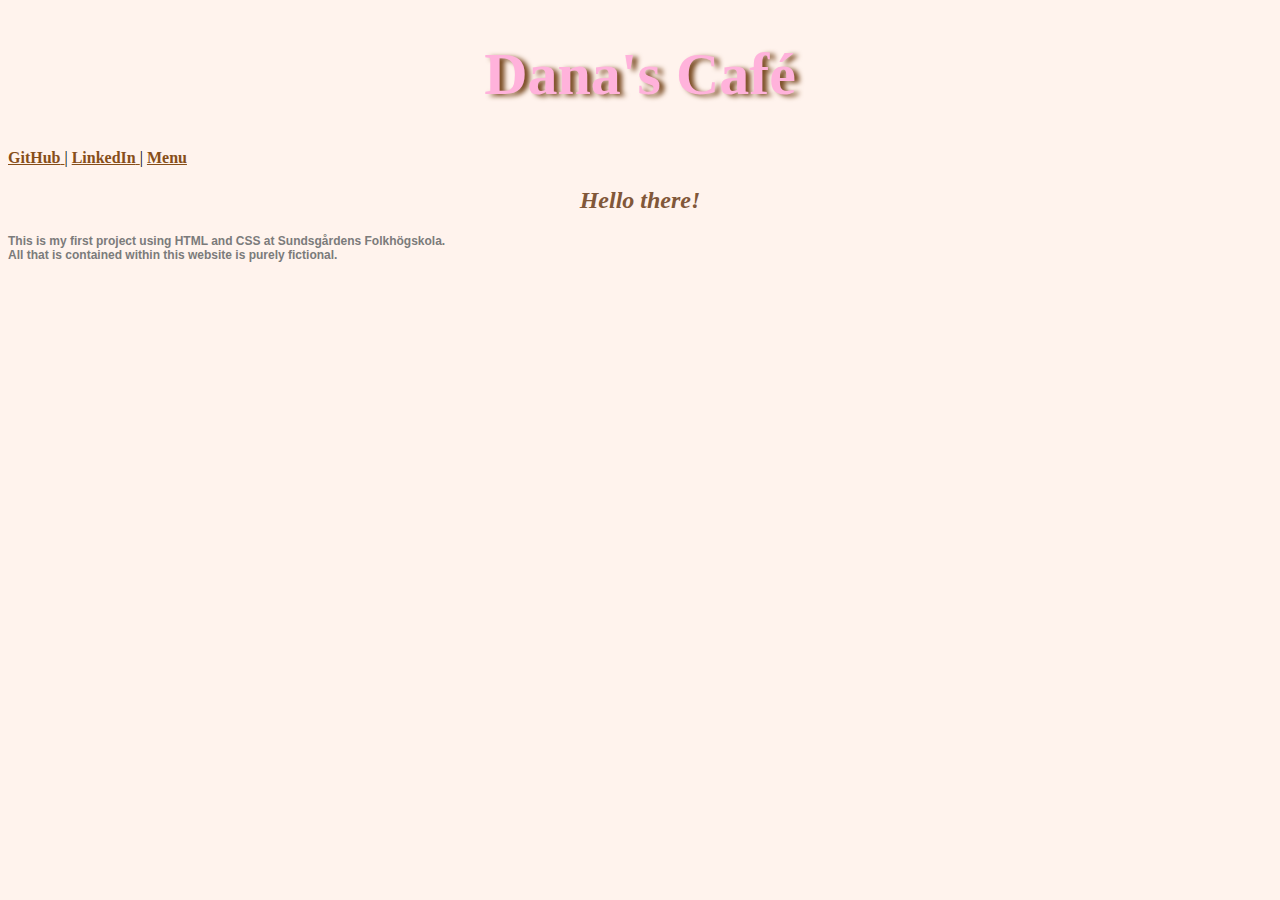
<file: Week01-HTML-Git/index.html>
<!DOCTYPE html>
<html lang="en">
<head>
    <meta charset="UTF-8">
    <meta http-equiv="X-UA-Compatible" content="IE=edge">
    <meta name="viewport" content="width=device-width, initial-scale=1.0">
        <title> Dana's Café </title>
    <link rel="icon" type="image/x-icon" href="/images/favicon.ico">
    <link rel="stylesheet" href="styles/index.css"/>
</head>

<body> 
    
    <style>
        @font-face {
            font-family: 'Beautica';
            src: url('/fonts/Beautica.otf') format('otf');
        }
        
        h1 {
            font-family: 'Beautica';
        }

    </style>
    <h1>Dana's Café</h1>
<nav>
    <a href="https://github.com/dxenia" style="color:rgb(135, 78, 25);">
        <b>GitHub</b>
    </a> |
    <a href="https://www.linkedin.com/in/dana-xenia-marasca/" style="color:rgb(135, 78, 25);">
        <b>LinkedIn</b>
    </a> |
    <a href="pages/menu.html" style="color:rgb(135, 78, 25);">
        <b>Menu</b>
    </a>
</nav> 

<main>
    <content>
        <h2>Hello there!</h2>
    </content>
</main>

    <footer>This is my first project using HTML and CSS at Sundsgårdens Folkhögskola.
        <br>All that is contained within this website is purely fictional. 
    </footer>

</body>
</html>
</file>
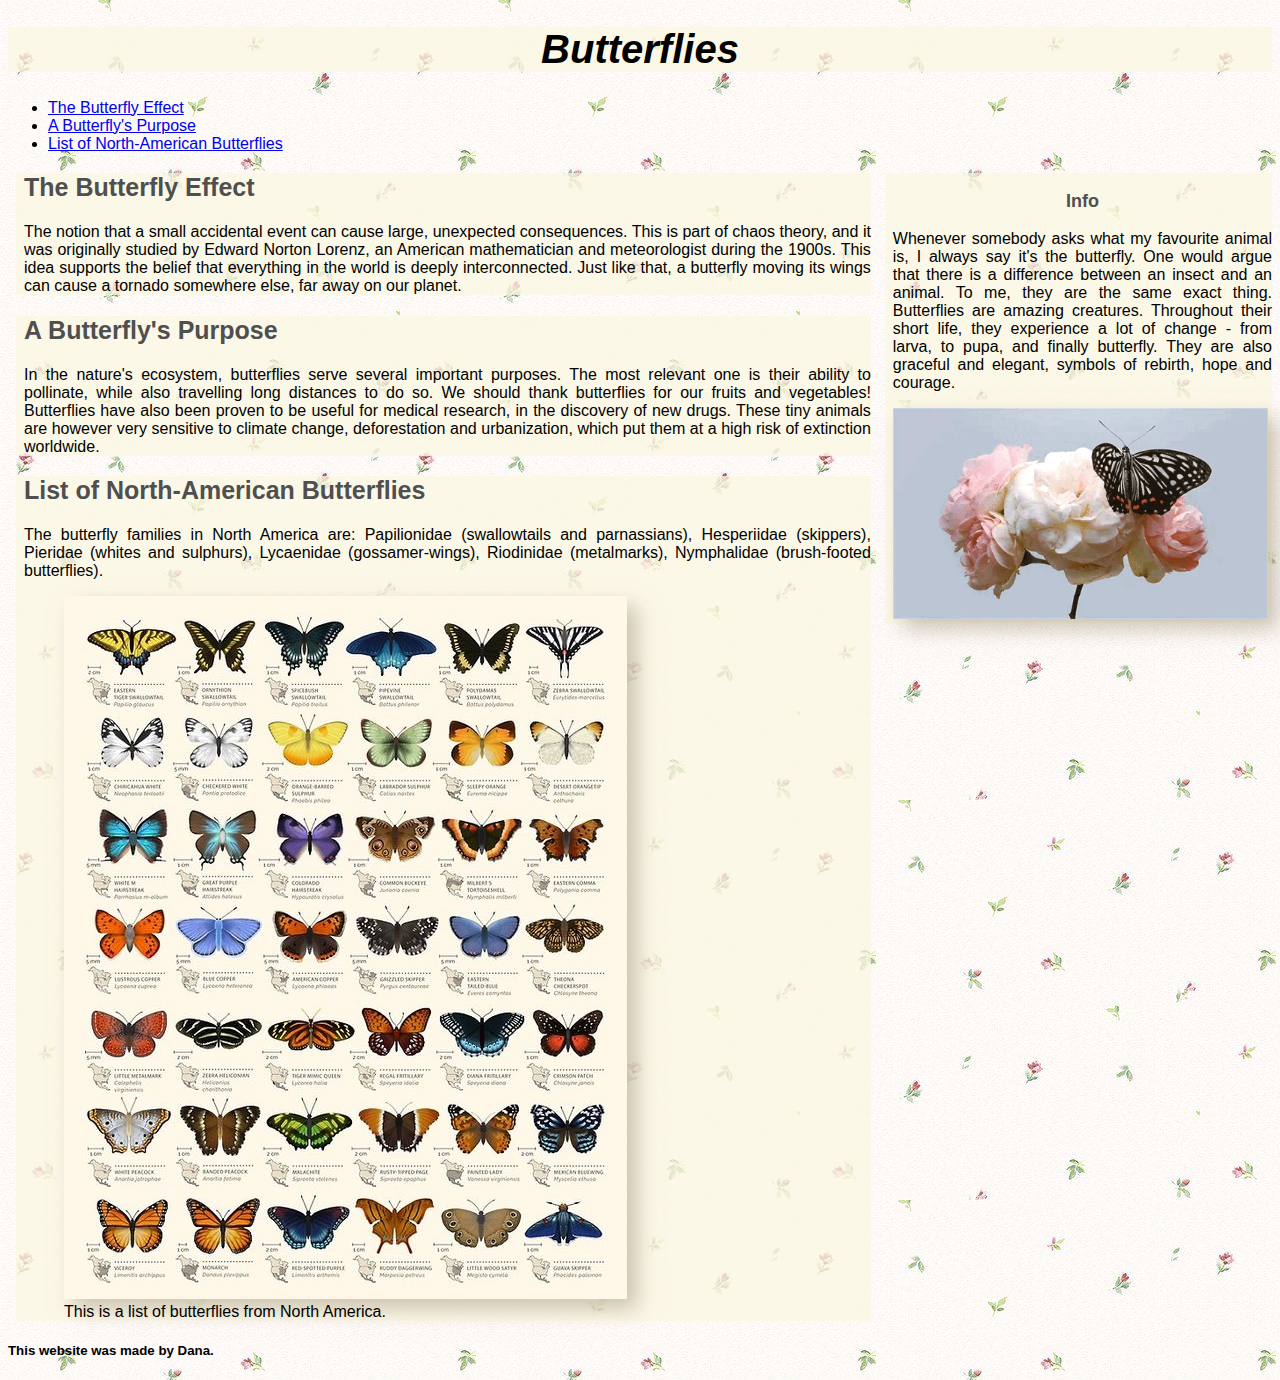
<file: Week02-HTML-CSS/index.html>
<!DOCTYPE html>
<html lang="en">
<head>
    <meta charset="UTF-8">
    <meta http-equiv="X-UA-Compatible" content="IE=edge">
    <meta name="viewport" content="width=device-width, initial-scale=1.0">
    <title>Butterflies</title>
    <link rel="stylesheet" href="styles/index.css" />
    <link rel="icon" type="image/x-icon" href="/images/favicon.ico">
</head>

<body>
    <header>
         <h1>Butterflies</h1>
         <nav>
            <ul>
                <li><a href="#first-paragraph">The Butterfly Effect</a></li>
                <li><a href="#second-paragraph">A Butterfly's Purpose</a></li>
                <li><a href="#third-paragraph">List of North-American Butterflies</a></li>
            </ul>
         </nav>
    </header>

    <main>
        <content>
            <aside>
                <h3>Info</h3>
                <p>Whenever somebody asks what my favourite animal is,
                    I always say it's the butterfly. One would argue that there is a difference between an insect
                    and an animal. To me, they are the same exact thing. Butterflies are amazing creatures. Throughout their 
                    short life, they experience a lot of change - from larva, to pupa, and finally butterfly. 
                    They are also graceful and elegant, symbols of rebirth, hope and courage. 
                </p>
                <img src="images/aside-butterfly.gif" alt="Butterfly and a flower" title="Butterfly and a flower" width="99%">
            </aside>
        </content>

        <section id="first-paragraph">
            <h2>The Butterfly Effect</h2>
            <p class="butterfly-effect">The notion that a small accidental event can cause large, unexpected consequences. 
                This is part of chaos theory, and it was originally studied by Edward Norton Lorenz,
                an American mathematician and meteorologist during the 1900s. 
                This idea supports the belief that everything in the world is deeply interconnected.
                Just like that, a butterfly moving its wings can cause a tornado somewhere else, far away
                on our planet.
            </p>
        </section>
        
        <section id="second-paragraph">
            <h2>A Butterfly's Purpose</h2>
            <p class="butterfly-purpose">In the nature's ecosystem, butterflies serve several
                important purposes. The most relevant one is their ability to pollinate, 
                while also travelling long distances to do so. We should thank butterflies for 
                our fruits and vegetables! Butterflies have also been proven to be useful for 
                medical research, in the discovery of new drugs. These tiny animals are however 
                very sensitive to climate change, deforestation and urbanization, which put them
                at a high risk of extinction worldwide. 
            </p>
        </section>
        
        <section id="third-paragraph">
            <h2>List of North-American Butterflies</h2>
            <p class="us-butterflies">The butterfly families in North America are: Papilionidae (swallowtails and parnassians), 
                Hesperiidae (skippers), Pieridae (whites and sulphurs), Lycaenidae (gossamer-wings), Riodinidae
                (metalmarks), Nymphalidae (brush-footed butterflies). 
            </p>
            <figure>
                <img src="images/north-america-butterflies.jpeg" alt="Butterflies of North America" title="Butterflies of North America">
                    <figcaption>
                        This is a list of butterflies from North America. 
                    </figcaption>
            </figure>
        </section>

    </main>

    <footer>
        <h5>This website was made by Dana.</h5>
    </footer>
    
</body>
</html>
</file>
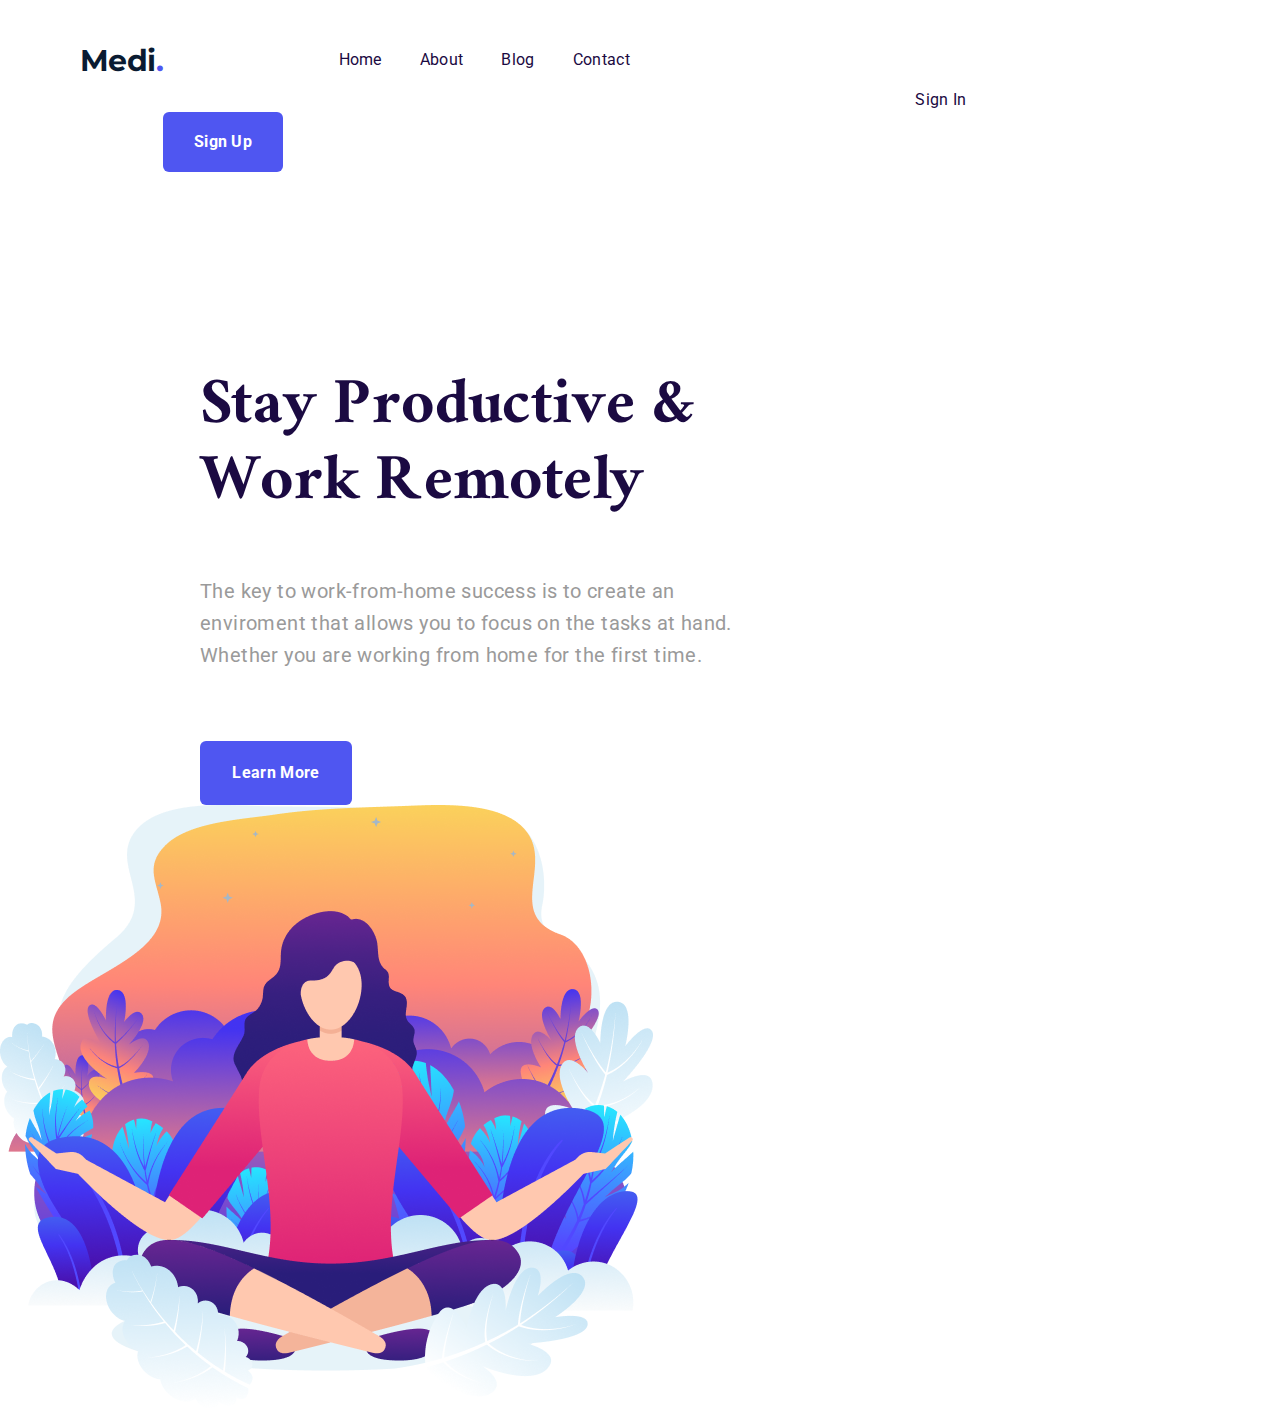
<file: Week04-Fonts-Figma/index.html>
<!DOCTYPE html>
<html lang="en">
<head>
    <meta charset="UTF-8">
    <meta http-equiv="X-UA-Compatible" content="IE=edge">
    <meta name="viewport" content="width=device-width, initial-scale=1.0">
    <link rel="stylesheet" href="styles/normalize.css">
    <link rel="stylesheet" href="styles/index.css">
    <link rel="preconnect" href="https://fonts.googleapis.com">
    <link rel="preconnect" href="https://fonts.gstatic.com" crossorigin>
    <link href="https://fonts.googleapis.com/css2?family=Montserrat:wght@700&family=Ramaraja&family=Roboto:wght@400;700&display=swap" rel="stylesheet">
    <title>Landing Pages</title>
</head>

<body>
    <header>
        <h3 class="logo">Medi<span class="logo-dot">.</span></h3>
        <nav>
            <ul class="nav">
                <li><a class="nav-item" href="pages/navbar-link.html">Home</a></li>
                <li><a class="nav-item" href="pages/navbar-link.html">About</a></li>
                <li><a class="nav-item" href="pages/navbar-link.html">Blog</a></li>
                <li><a class="nav-item" href="pages/navbar-link.html">Contact</a></li>
            </ul>
        <a class="sign-in" href="pages/navbar-link.html">Sign In</a>
        <button class="sign-up-btn">Sign Up</button>
        </nav>
    </header>
    <main>
        <section>
            <h1 class="main-title">Stay Productive & 
                Work Remotely</h1>
            <p class="main-info">The key to work-from-home success is to create an 
                enviroment that allows you to focus on the tasks at hand. 
                Whether you are working from home for the first time.</p>
            <button class="main-btn">Learn More</button>
        </section>
        <section>
            <img src="images/blue-yoga.png" alt="Woman doing yoga">
        </section>
    </main>
</body>
</html>
</file>
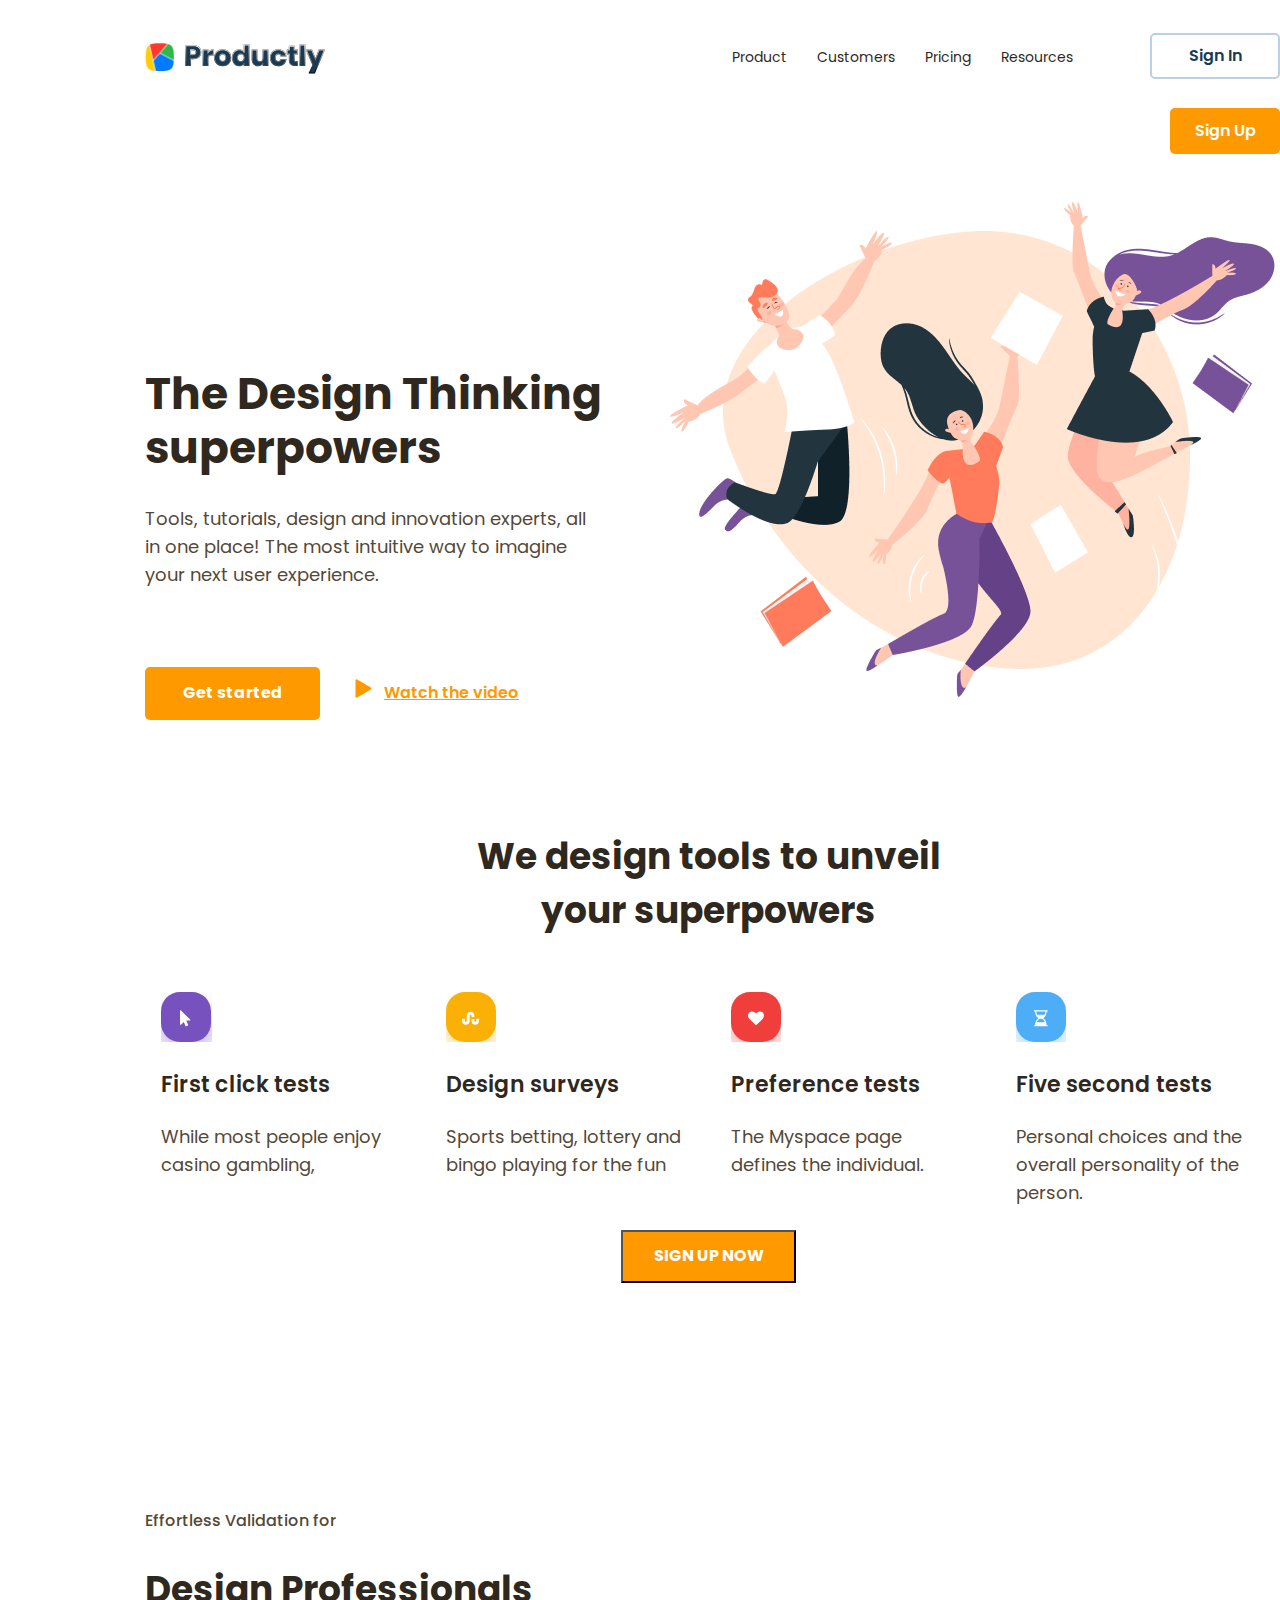
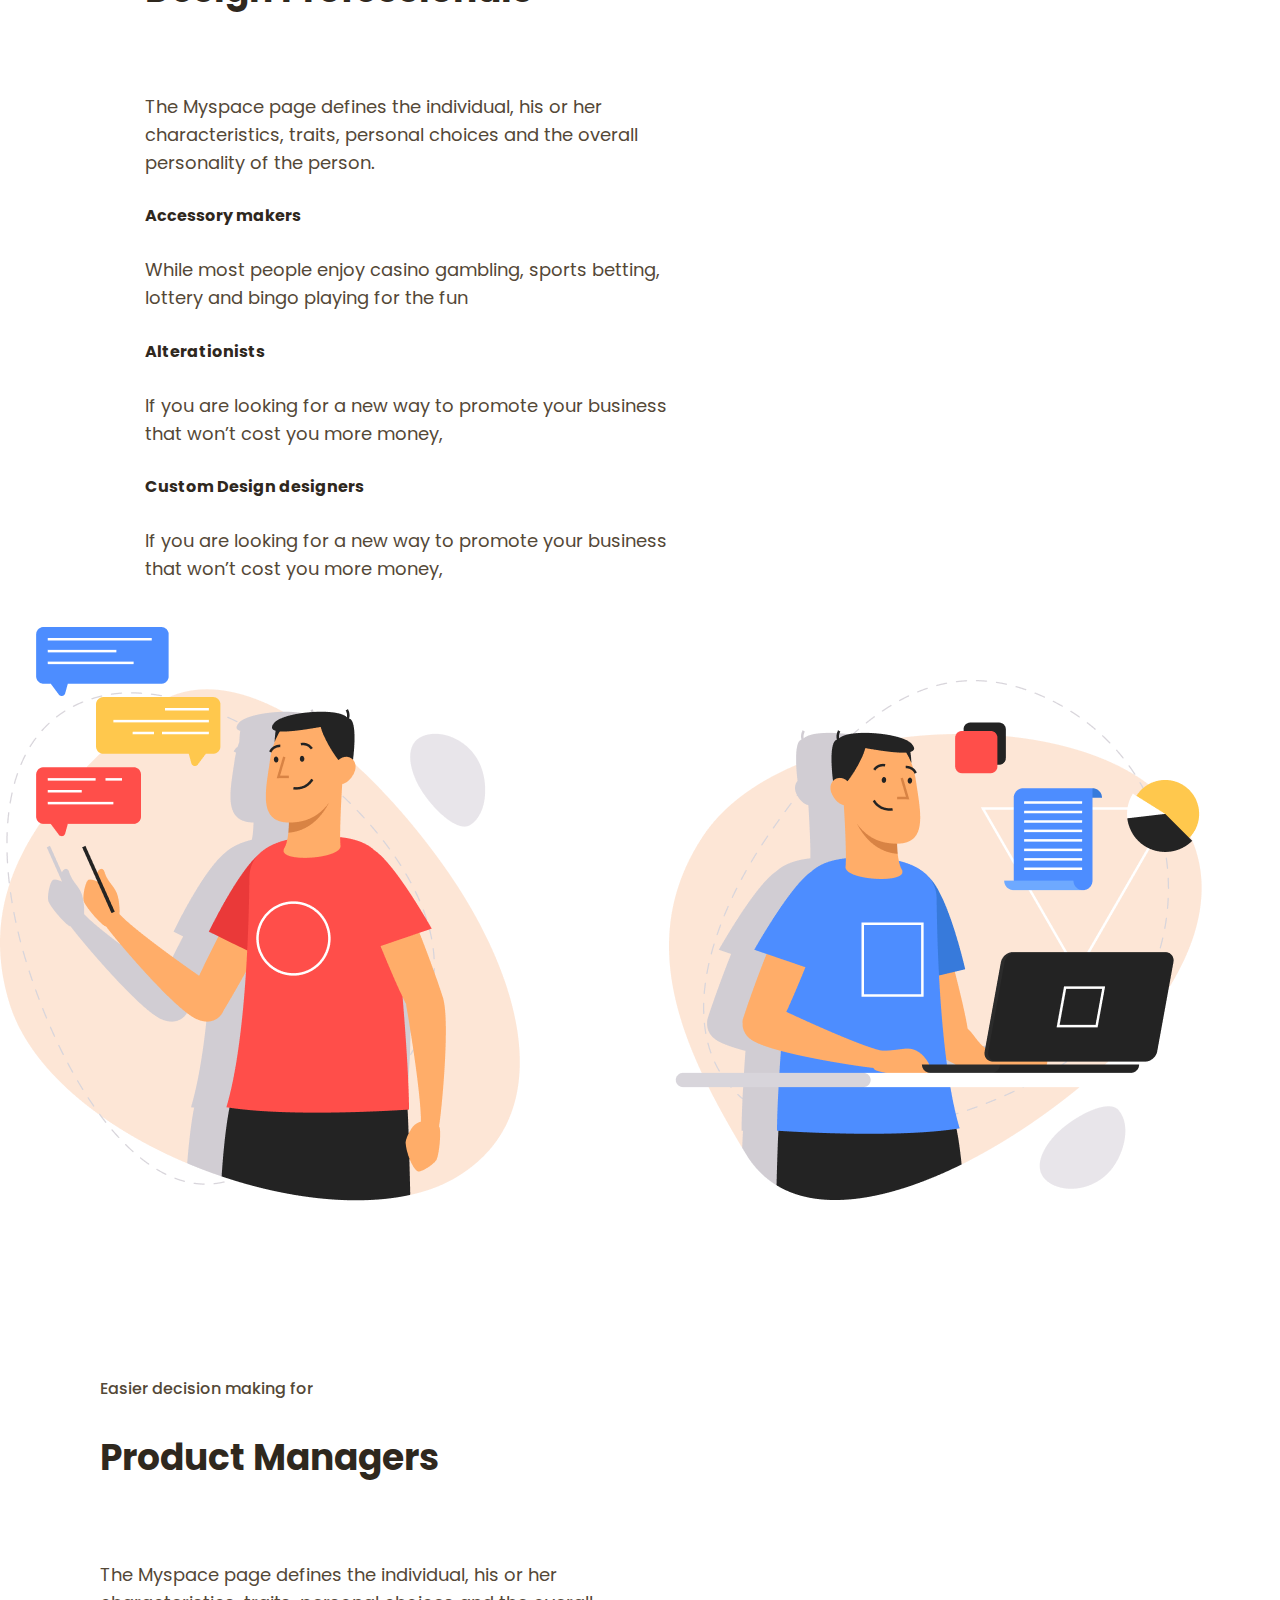
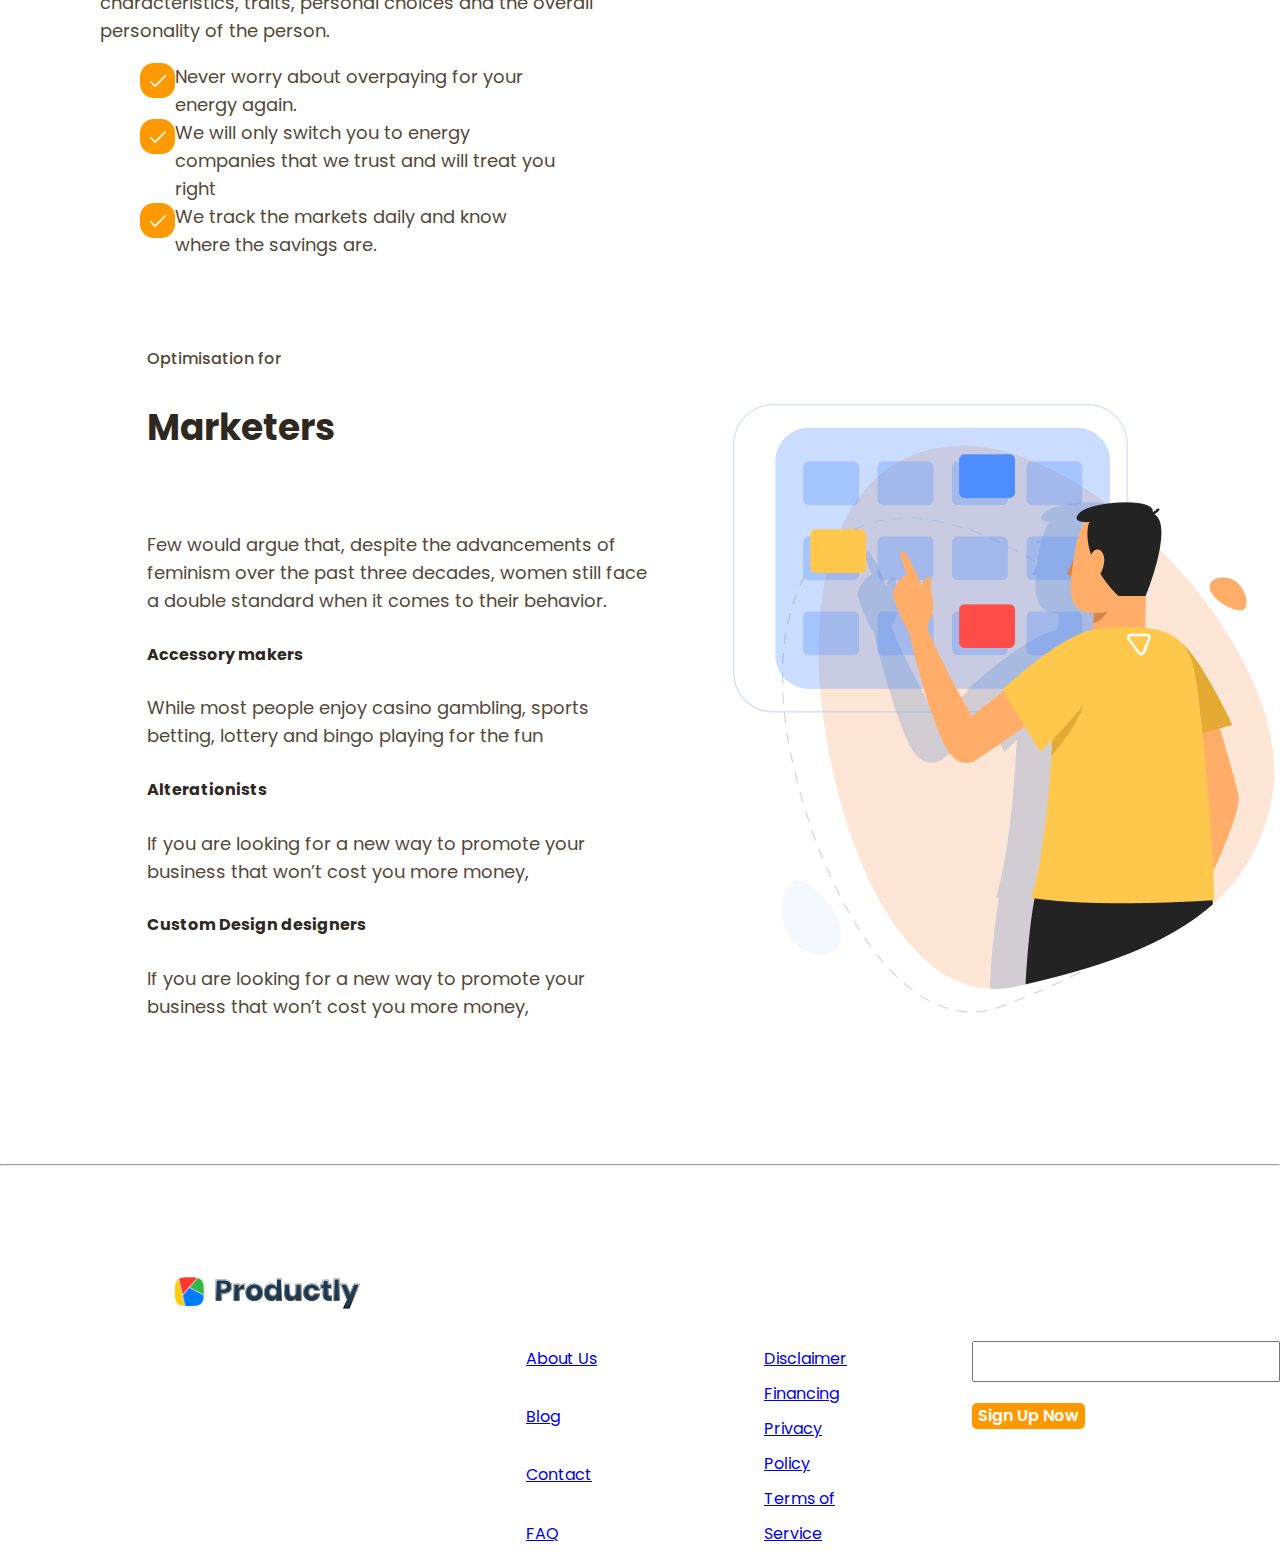
<file: Week06-CSS-Position-Transform/index.html>
<!DOCTYPE html>
<html lang="en">
<head>
    <meta charset="UTF-8">
    <meta http-equiv="X-UA-Compatible" content="IE=edge">
    <meta name="viewport" content="width=device-width, initial-scale=1.0">
    <title>Productly</title>
    <link rel="stylesheet" href="styles/normalize.css">
    <link rel="stylesheet" href="styles/index.css">
    <link rel="preconnect" href="https://fonts.googleapis.com">
    <link rel="preconnect" href="https://fonts.gstatic.com" crossorigin>
    <link href="https://fonts.googleapis.com/css2?family=Poppins:wght@400;500;600;700&display=swap" rel="stylesheet">
</head>
<body>
    <header>
        <nav>
            <img src="images/logo.svg" class="logo" alt="Logo">
            <ul class="navbar">
                <span class="main-nav">
                    <li><a href="pages/linked-page.html" class="nav-item">Product</a></li>
                    <li><a href="pages/linked-page.html" class="nav-item">Customers</a></li>
                    <li><a href="pages/linked-page.html" class="nav-item">Pricing</a></li>
                    <li><a href="pages/linked-page.html" class="nav-item">Resources</a></li>
                </span>
                <li><button class="sign-in-btn">Sign In</button></li>
                <li><button class="sign-up-btn">Sign Up</button></li>
            </ul>
        </nav>
    </header>
    <main>
        <section>
            <h1>The Design Thinking superpowers</h1>
            <p class="main-info">Tools, tutorials, design and innovation experts, all in one place! The most intuitive 
                way to imagine your next user experience.</p>
            <button class="get-started-btn">Get started</button>
            <img src="images/play-icon.png" alt="Play" class="play-icon">
            <a class="play-btn" href="pages/linked-page.html">Watch the video</a>
        </section>
        <section>
            <img src="images/image-1.png" alt="People jumping" class="image-1">
        </section>
        <article>
            <h2 class="center-title">We design tools to unveil your superpowers</h2>
            <div class="container">
            <div class="card">
                <img src="images/click-icon.svg" alt="Click icon">
                <h3>First click tests</h3>
                <p>While most people enjoy casino gambling,</p>
            </div>
            <div class="card">
                <img src="images/design-icon.svg" alt="Design icon">
                <h3>Design surveys</h3>
                <p>Sports betting, lottery and bingo playing for the fun</p>
            </div>
            <div class="card">
                <img src="images/heart-icon.svg" alt="Heart icon">
                <h3>Preference tests</h3>
                <p>The Myspace page defines the individual.</p>
            </div>
            <div class="card">
                <img src="images/hourglass-icon.svg" alt="Hourglass icon">
                <h3>Five second tests</h3>
                <p>Personal choices and the overall personality of the person.</p>
            </div>
            </div>
            <button class="center-btn">SIGN UP NOW</button>
        </article>
        <section class="section-one">
            <h4>Effortless Validation for</h4> 
            <h2>Design Professionals</h2>
            <p>The Myspace page defines the individual, his or her characteristics, traits, 
                personal choices and the overall personality of the person. </p>
            <h5>Accessory makers</h5>
            <p>While most people enjoy casino gambling, sports betting, lottery 
                and bingo playing for the fun</p>
            <h5>Alterationists</h5>
            <p>If you are looking for a new way to promote your business that 
                won’t cost you more money, </p>
            <h5>Custom Design designers</h5>
            <p>If you are looking for a new way to promote your business that 
                won’t cost you more money, </p>
        </section>
        <section>
            <img src="images/image-2.png" alt="Man listening">
        </section>
        <section>
            <img src="images/image-3.png" alt="Man with a computer" class="img-section-2">
        </section>
        <section class="section-two">
            <h4>Easier decision making for</h4> 
            <h2>Product Managers</h2>
            <p>The Myspace page defines the individual, his or her characteristics, traits, personal 
                choices and the overall personality of the person. </p>
            <ul>
                <img src="images/check-icon.png" alt="Check" class="list"><li class="list-info">Never worry about overpaying for your energy again. </span></li>
                <img src="images/check-icon.png" alt="Check" class="list"><li class="list-info">We will only switch you to energy companies that we trust and will treat you right </span></li>
                <img src="images/check-icon.png" alt="Check" class="list"><li class="list-info">We track the markets daily and know where the savings are. </span></li>
            </ul>
        </section>
        <section class="section-three">
            <h4>Optimisation for</h4> 
            <h2>Marketers</h2>
            <p>Few would argue that, despite the advancements of feminism over the past three decades, women 
                still face a double standard when it comes to their behavior. </p>
            <h5>Accessory makers</h5>
            <p>While most people enjoy casino gambling, sports betting, lottery and bingo playing for the fun</p>
            <h5>Alterationists</h5>
            <p>If you are looking for a new way to promote your business that won’t cost you more money, </p>
            <h5>Custom Design designers</h5>
            <p>If you are looking for a new way to promote your business that won’t cost you more money, </p>
        </section>
        <section>
            <img src="images/image-4.png" alt="Man pointing">
        </section>
        <hr>
        <footer>
            <img src="images/logo.svg" alt="logo" class="footer-logo">
            <ul class="footer-card">
                <li><a href="linked-page.html">About Us</a></li>
                <li><a href="linked-page.html">Blog</a></li>
                <li><a href="linked-page.html">Contact</a></li>
                <li><a href="linked-page.html">FAQ</a></li>
            </ul>
            <ul class="footer-card">
                <li><a href="linked-page.html">Disclaimer</a></li>
                <li><a href="linked-page.html">Financing</a></li>
                <li><a href="linked-page.html">Privacy Policy</a></li>
                <li><a href="linked-page.html">Terms of Service</a></li>
            </ul>
            <form>
                <input type="text" class="footer-card">
                <button class="orange-btn">Sign Up Now</button>
            </form>
        </footer>
    </main>
</body>
</html>
</file>
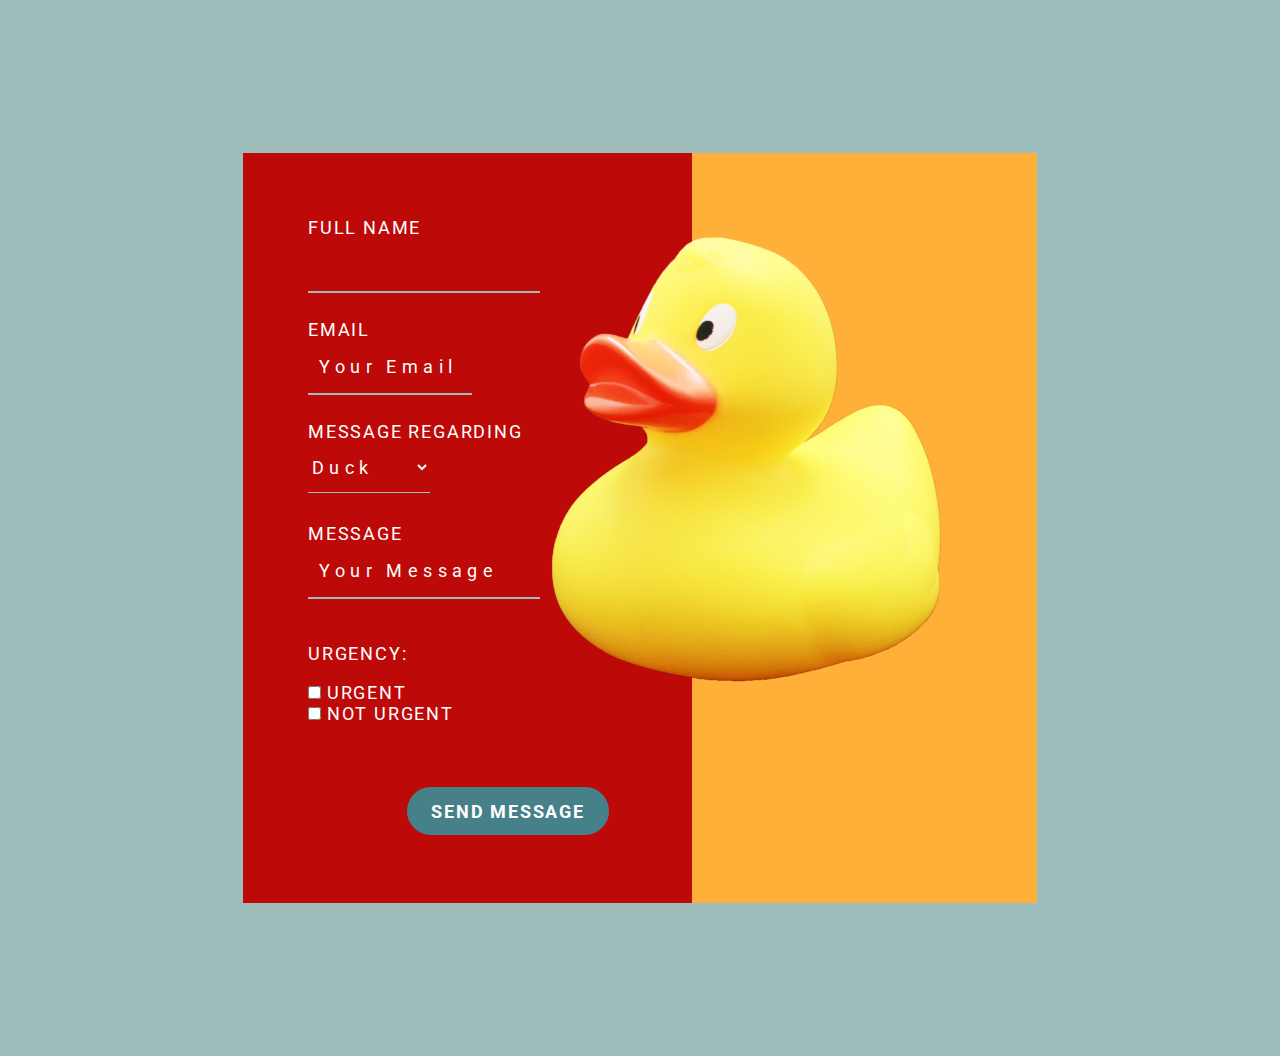
<file: Week07-Forms/index.html>
<!DOCTYPE html>
<html lang="en">
<head>
    <meta charset="UTF-8">
    <meta http-equiv="X-UA-Compatible" content="IE=edge">
    <meta name="viewport" content="width=device-width, initial-scale=1.0">
    <title>Duck Form</title>
    <link rel="stylesheet" href="styles/normalize.css">
    <link rel="stylesheet" href="styles/index.css">
    <link rel="preconnect" href="https://fonts.googleapis.com">
    <link rel="preconnect" href="https://fonts.gstatic.com" crossorigin>
    <link href="https://fonts.googleapis.com/css2?family=Roboto:wght@400;700&display=swap" rel="stylesheet">
</head>
<body>
    <main class="screen">
        <form class="form" autocomplete="off">
            <div class="submit-name">
                <label for="name" class="label">Full Name</label>
                <br>
                <input type="text" name="name" id="name" class="input-field">
            </div>
            <div class="submit-email">
                <label for="email" class="label">Email</label>
                <br>
                <input type="email" name="email" id="email" placeholder=" Your Email" class="input-field">
            </div>
            <div class="submit-topic">
                <label for="select" class="label">Message Regarding</label>
                <br>
                <i class="fas fa-caret-down select-icon"></i>
                <select name="topic" id="topic" class="input-field">
                    <option value="duck"> Duck</option>
                    <option value="chicken"> Chicken</option>
                    <option value="pigeon"> Pigeon</option>
                </select>
            </div>
            <div class="submit-message">
                <label for="message" class="label">Message</label>
                <br>
                <input type="text" name="name" id="message" placeholder=" Your Message" class="input-field">
            </div>
            <div class="submit-urgency">
                <h3>Urgency:</h3>
                <label for="urgent" class="checkbox-label">
                    <input type="checkbox" id="urgent">
                    <span class="checkbox-custom">Urgent</span>
                </label>
                <br>
                <label for="not-urgent" class="checkbox-label">
                    <input type="checkbox">
                    <span class="checkbox-custom">Not Urgent</span>
                </label>
            </div>
            <button type="submit">Send Message</button>
        </form>
        <section class="side-section">
            <img src="images/duck-img.png" alt="Duck" class="img">
        </section>
    </main>
</body>
</html>
</file>
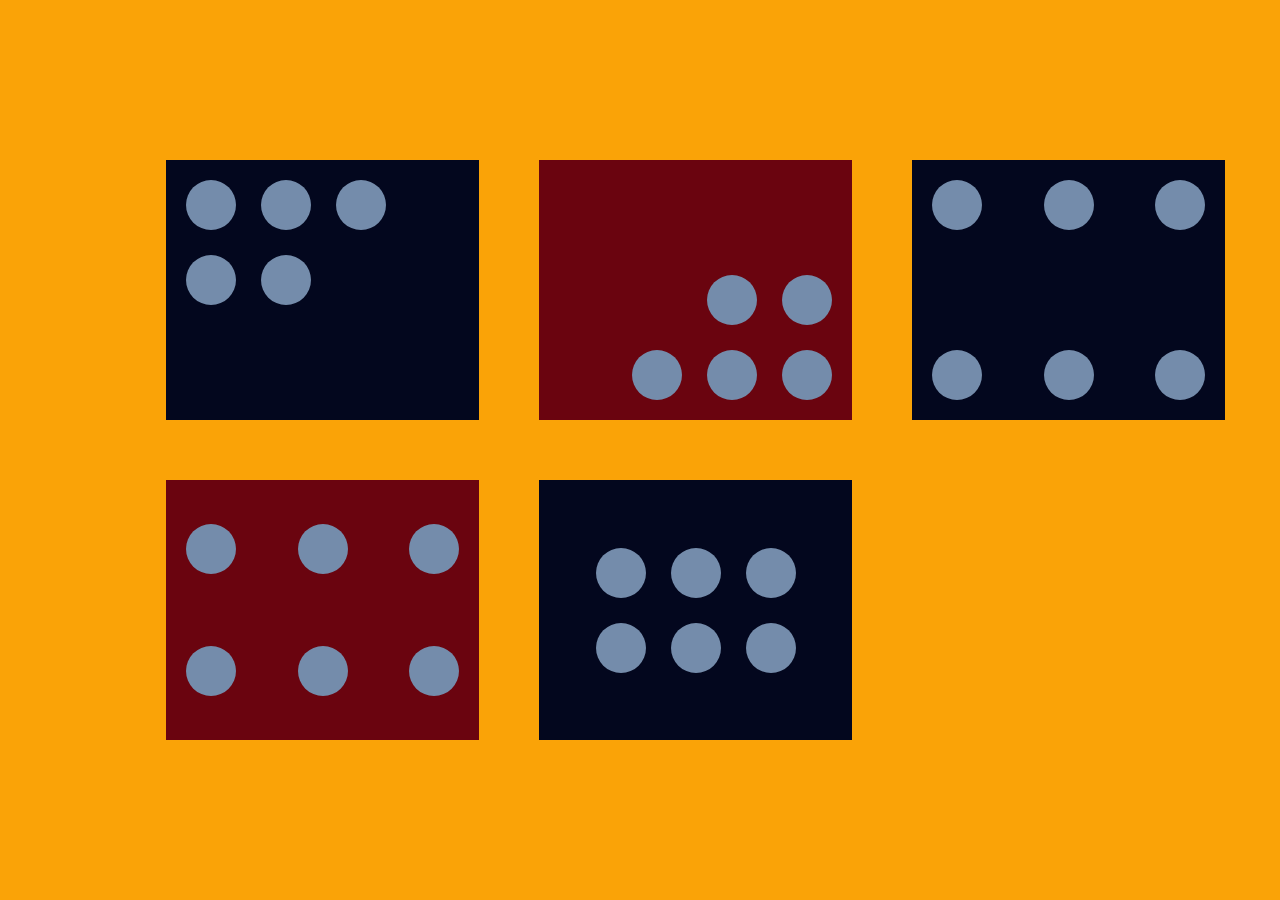
<file: Week05-Flexbox-BEM/flexbox-circles/index.html>
<!DOCTYPE html>
<html lang="en">
<head>
    <meta charset="UTF-8">
    <meta http-equiv="X-UA-Compatible" content="IE=edge">
    <meta name="viewport" content="width=device-width, initial-scale=1.0">
    <title>Circles</title>
    <link rel="stylesheet" href="styles/normalize.css">
    <link rel="stylesheet" href="styles/index.css">
</head>
<body>
    <div class="container-one">
        <div class="card-one"></div>
        <div class="card-one"></div>
        <div class="card-one"></div>
        <div class="card-one"></div>
        <div class="card-one"></div>
    </div>
    <div class="container-two">
        <div class="card-two"></div>
        <div class="card-two"></div>
        <div class="card-two"></div>
        <div class="card-two"></div>
        <div class="card-two"></div>
    </div>
    <div class="container-three">
        <div class="card-three"></div>
        <div class="card-three"></div>
        <div class="card-three"></div>
        <div class="card-three"></div>
        <div class="card-three"></div>
        <div class="card-three"></div>
    </div>
    <div class="container-four">
        <div class="card-four"></div>
        <div class="card-four"></div>
        <div class="card-four"></div>
        <div class="card-four"></div>
        <div class="card-four"></div>
        <div class="card-four"></div>
    </div>
    <div class="container-five">
        <div class="card-five"></div>
        <div class="card-five"></div>
        <div class="card-five"></div>
        <div class="card-five"></div>
        <div class="card-five"></div>
        <div class="card-five"></div>
    </div>
</body>
</html>
</file>
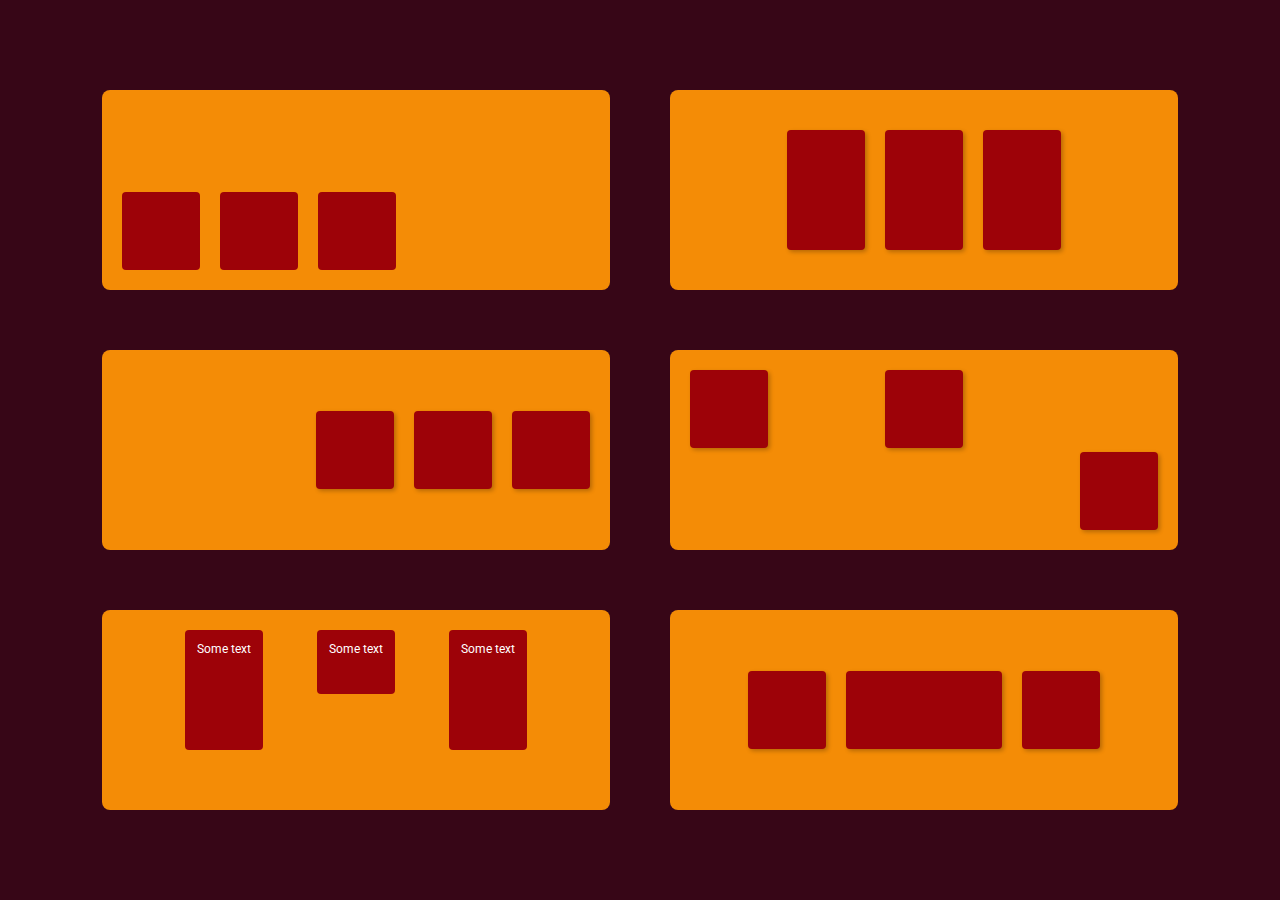
<file: Week05-Flexbox-BEM/flexbox-squares/index.html>
<!DOCTYPE html>
<html lang="en">
<head>
    <meta charset="UTF-8">
    <meta http-equiv="X-UA-Compatible" content="IE=edge">
    <meta name="viewport" content="width=device-width, initial-scale=1.0">
    <title>Squares</title>
    <link rel="stylesheet" href="styles/normalize.css">
    <link rel="stylesheet" href="styles/index.css">
    <link rel="preconnect" href="https://fonts.googleapis.com">
    <link rel="preconnect" href="https://fonts.gstatic.com" crossorigin>
    <link href="https://fonts.googleapis.com/css2?family=Roboto&display=swap" rel="stylesheet">
</head>
<body>
    <div class="container-one">
        <div class="card-one"></div>
        <div class="card-one"></div>
        <div class="card-one"></div>
    </div>
    <div class="container-two">
        <div class="card-two"></div>
        <div class="card-two"></div>
        <div class="card-two"></div>
    </div>
    <div class="container-three">
        <div class="card-three"></div>
        <div class="card-three"></div>
        <div class="card-three"></div>
    </div>
    <div class="container-four">
        <div class="card-four-one"></div>
        <div class="card-four-two"></div>
        <div class="card-four-three"></div>
    </div>
    <div class="container-five">
        <div class="card-five-one">
            <p>Some text</p>
        </div>
        <div class="card-five-two">
            <p>Some text</p>
        </div>
        <div class="card-five-one">
            <p>Some text</p>
        </div>
    </div>
    <div class="container-six">
        <div class="card-six-one"></div>
        <div class="card-six-two"></div>
        <div class="card-six-one"></div>
    </div>
</body>
</html>
</file>
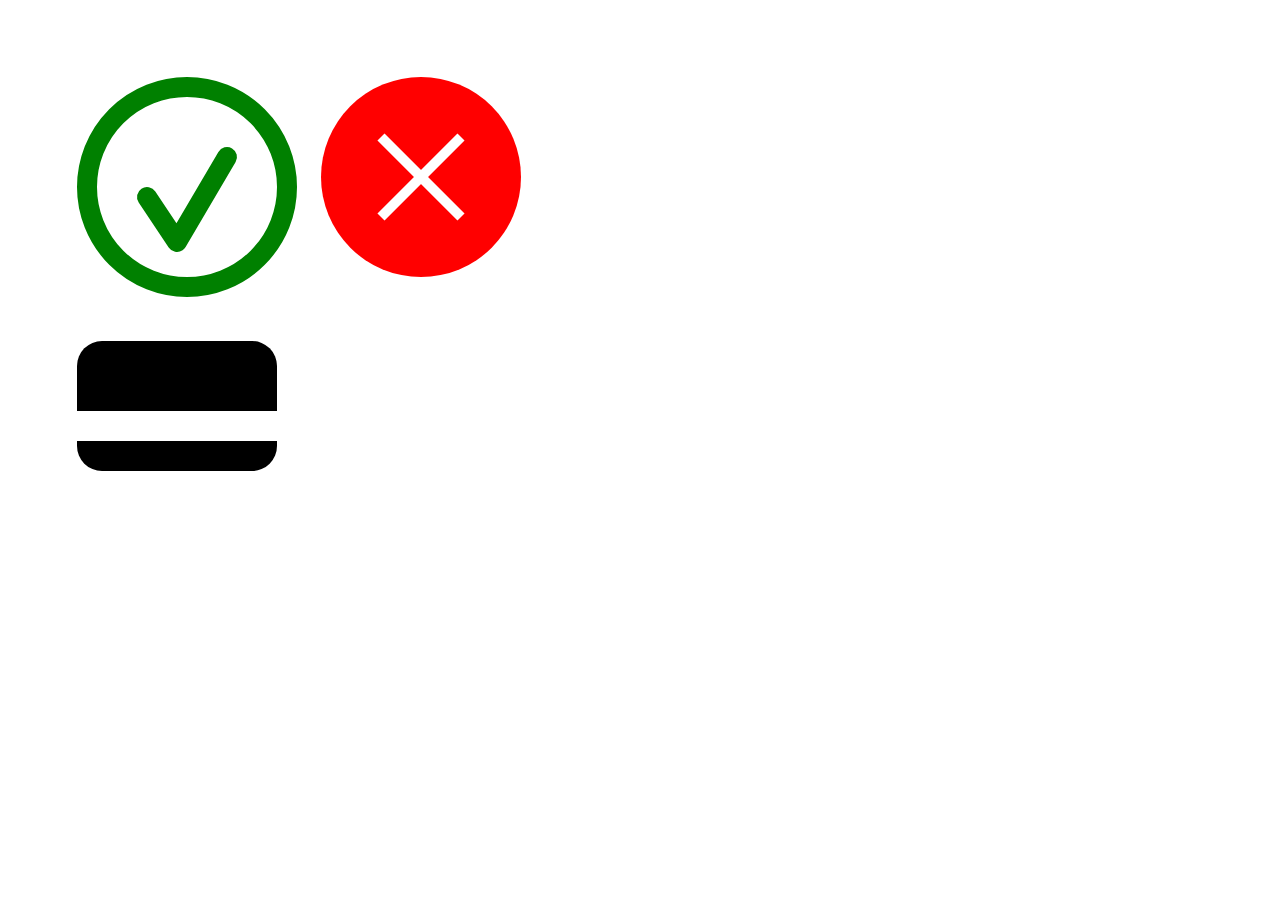
<file: Week09-SVG-Animation/svg-test/index.html>
<!DOCTYPE html>
<html lang="en">
<head>
    <meta charset="UTF-8">
    <meta http-equiv="X-UA-Compatible" content="IE=edge">
    <meta name="viewport" content="width=device-width, initial-scale=1.0">
    <title>SVG Test Page</title>
    <link rel="stylesheet" href="styles/normalize.css">
    <link rel="stylesheet" href="styles/index.css">
</head>
<body>
    <section>
        <!-------(practice)------->
        <svg width="240" height="240" viewbox="0 0 240 240" fill="none" xmlns="https://www.w3.org/2000/svg">
            <circle cx="110" cy="110" r="100" stroke-width="20" fill="white" stroke="green"/>
            <polyline points="70,120 100,165 150,80" stroke="green" stroke-width="20" stroke-linecap="round" stroke-linejoin="round"></polyline>
        </svg>
        <!--SVG ON HTML-->
        <svg width="240" height="240" viewbox="0 0 240 240" fill="none" xmlns="https://www.w3.org/2000/svg">
            <circle cx="100" cy="100" r="100" fill="red"/>
            <line x1="60" y1="60" x2="140" y2="140" stroke="white" stroke-width="10" />
            <line x1="140" y1="60" x2="60" y2="140" stroke="white" stroke-width="10" />
        </svg>
    </section>
        <!--SVG LINKS TO EXTERNAL FILE-->
    <section>
        <svg class="credit-card-img">
            <use xlink:href="images/credit-card.svg#credit-card"></use>
        </svg>
    </section>
 
</body>
</html>
</file>
<file: Week01-HTML-Git/styles/index.css>
h1 {
    font-family: Georgia;
    font-size: 60px;
    color: rgb(255, 178, 219);
    text-align: center;
    text-shadow: 5px 2px 5px rgb(121, 74, 33);
}

h2 {
    font-family: Georgia;
    color: rgb(129, 87, 57);
    text-align: center;
    font-style: italic;
}


body { 
    background-color: rgb(255, 243, 237);
    font-family: Georgia;
}

footer {
    color: rgb(123, 123, 123);
    font-size: 12px;
    font-weight: bold;
    font-family: Arial, Helvetica, sans-serif;
}
</file>
<file: Week02-HTML-CSS/styles/index.css>
h1 {
    color: black;
    font-size: 40px;
    font-weight: 600;
    font-style: italic;
    text-align: center;
    background-color: rgba(251, 247, 226, 0.756);
}

h2 {
    color: rgb(79, 79, 79);
    font-size: 25px;
    font-weight: 600;
    font-style: normal;
    text-align: justify;
}

h3 {
    color: rgb(79, 79, 79);
    font-size: 18px;
    font-weight: 600;
    font-style: normal;
    text-align: center;
}


aside {
    display: block;
    width: 30%;
    padding-left: .5rem;
    margin-left: .5rem;
    float: right;
    color: black;
    text-align: justify;
    background-color: rgba(251, 247, 226, 0.756);
  }

section {
    display: block;
    width: 67%;
    padding-left: .5rem;
    margin-left: .5rem;
    float: none;
    color: black;
    text-align: justify;
    background-color: rgba(251, 247, 226, 0.756); 
}

img {
    box-shadow: 10px 10px 20px rgba(164, 148, 129, 0.535);
}

body {
    background-image: url(../images/background.jpeg);
    background-repeat: repeat;
    font-family: Verdana, Geneva, Tahoma, sans-serif;
}
</file>
<file: Week04-Fonts-Figma/styles/index.css>
body {
    min-width: 100%;
    min-height: 100%;
}

header {
    display: flex;
    justify-content: flex-start;
}

.logo {
    font-family: 'Montserrat', sans-serif;
    font-style: normal;
    font-weight: 700;
    font-size: 30px;
    line-height: 48px;
    letter-spacing: -0.02em;
    color: #0A1B32;
    margin-left: 80px;
    margin-top: 37px;
}

.logo-dot {
    color: #4F56F1
}

.nav {
    list-style-type: none;
    display: flex;
    justify-content: flex-start;
    align-items: baseline;
    margin-left: 97.5px;
    margin-top: 48px;
}

.nav-item {
    display: flex;
    font-family: 'Roboto', sans-serif;
    font-style: normal;
    font-weight: 400;
    font-size: 16px;
    color: #1B0A42;
    text-decoration: none;
    line-height: 24px;
    text-align: center;
    letter-spacing: 0.02em;
    margin-left: 38px;
}

.sign-in {
    display: flex;
    align-self: baseline;
    font-family: 'Roboto', sans-serif;
    font-style: normal;
    font-weight: 400;
    font-size: 16px;
    line-height: 24px;
    text-align: center;
    text-decoration: none;
    letter-spacing: 0.02em;
    color: #1B0A42;
    margin-left: 752.2px;
}

.sign-up-btn {
    width: 120px;
    height: 59.65px; 
    background: #4F56F1;
    border-radius: 6px;
    font-family: 'Roboto', sans-serif;
    font-style: normal;
    font-weight: 700;
    font-size: 16px;
    line-height: 24px;
    /* identical to box height, or 150% */
    text-align: center;
    letter-spacing: 0.02em;
    color: #FFFFFF;
    border: none;.n
    margin-left: 40.3px;
}

section {
    display: inline-block;
}

.main-title {
    max-width: 495px;
    width: 100%;
    font-family: 'Ramaraja', serif;
    font-style: normal;
    font-weight: 400;
    font-size: 72px;
    line-height: 76px;
    /* or 106% */
    letter-spacing: 0.02em;
    color: #1B0A42;
    margin-top: 203.09px;
    margin-left: 200px;
}

.main-info {
    max-width: 538.08px;
    width: 100%;
    font-family: 'Roboto', sans-serif;
    font-style: normal;
    font-weight: 400;
    font-size: 20px;
    line-height: 32px;
    /* or 160% */
    letter-spacing: 0.02em;
    color: #9A9A9A;
    margin-top: 442.71 px;
    margin-left: 200px;
}

.main-btn {
    width: 152px;
    height: 63.82px;
    background: #4F56F1;
    border-radius: 6px;
    font-family: 'Roboto', sans-serif;
    font-style: normal;
    font-weight: 700;
    font-size: 16px;
    line-height: 32px;
    /* or 200% */
    text-align: center;
    letter-spacing: 0.02em;
    color: #FFFFFF;
    margin-top: 50px;
    margin-left: 200px;
    border: none;
}
</file>
<file: Week06-CSS-Position-Transform/styles/index.css>
body {
    width: 100%;
    max-width: 1400px;
    margin: auto;
}

/* ---------------------------NAVIGATION--------------------------- */

nav {
    display: flex;
    flex-direction: row;
    width: 100%;
}

.logo {
    width: 185.34px;
    height: 31.97px;
    margin-top: 42px;
    margin-left: 143.92px;
}

.navbar {
    display: flex;
    justify-content: flex-end;
    gap: 14px;
    width: 100%;
    list-style-type:none;
}

.main-nav {
    display: flex;
    justify-content: flex-start;
    list-style-type:none;
    gap:30px;
    max-width: 350px;
    width: 100%;
    margin-top: 24px;
    margin-left: 320.73px;
}

.nav-item {
    font-family: 'Poppins', sans-serif;
    font-style: normal;
    font-weight: 400;
    font-size: 14px;
    line-height: 200%;
    /* identical to box height, or 200% */
    color: #2F281E;
    text-decoration: none;
}

.sign-in-btn {
    width: 130px;
    height: 46px;
    background-color: white;
    font-family: 'Poppins', sans-serif;
    font-style: normal;
    font-weight: 600;
    font-size: 16px;
    line-height: 24px;
    /* identical to box height */
    color: #173A56;
    margin-top: 35px;
    border-color: #BCD0E5;
    border-style: solid;
    margin-top: 15px;
    margin-left: 54.25px;
    border-radius: 5px;
}

.sign-up-btn {
    width: 110px;
    height: 46px;
    background: #FF9900;
    font-family: 'Poppins', sans-serif;
    font-style: normal;
    font-weight: 600;
    font-size: 16px;
    line-height: 24px;
    /* identical to box height */   
    color: #FFFFFF;
    border: none;
    border-radius: 5px;
    margin-top: 15px;
}

/* ---------------------------MAIN INFORMATION--------------------------- */

h1 {
    width: 518px;
    height: 108px;
    font-family: 'Poppins', sans-serif;
    font-style: normal;
    font-weight: 700;
    font-size: 44px;
    line-height: 54px;
    /* or 123% */
    color: #2F281E;
    margin-top: 113px;
    margin-left: 145px;
}

.main-info {
    width: 458px;
    height: 95px;
    margin-top: 30px;
    margin-left: 145px;
}

p {
    font-family: 'Poppins', sans-serif;
    font-style: normal;
    font-weight: 400;
    font-size: 18px;
    line-height: 28px;
    /* or 156% */   
    color: #544837;
}

.get-started-btn {
    width: 175px;
    height: 53px;
    background-color: #FF9900;
    font-family: 'Poppins', sans-serif;
    font-style: normal;
    font-weight: 700;
    font-size: 16px;
    line-height: 24px;
    /* identical to box height */
    color: #FFFFFF;
    border: none;
    border-radius: 5px;
    margin-top: 45px;
    margin-left: 145px;
}

.play-icon {
    margin-left: 30.5px;
    margin-top: 61.5px;
} 

.play-btn {
    width: 135px;
    height: 24px;
    background-color: none;
    font-family: 'Poppins', sans-serif;
    font-style: normal;
    font-weight: 600;
    font-size: 16px;
    line-height: 24px;
    /* identical to box height */
    text-decoration-line: underline;
    color: #FF9900;
    border: none;
    margin-left: 8.5px;
    margin-top: 60px;
}

section {
    display: inline-block;
}

.image-1 {
    margin-top: 30px;
    margin-left: 3px;
}

/* ---------------------------ARTICLE--------------------------- */

h2 {
    display: flex;
    width: 539px;
    height: 108px;
    font-family: 'Poppins', sans-serif;
    font-style: normal;
    font-weight: 700;
    font-size: 36px;
    line-height: 54px;
    color: #2F281E;
    margin-bottom: 22px;
}

.center-title {
    text-align: center;
    margin-left: 439px;
    margin-top: 110px;
}

.container {
    display: flex;
    flex-direction: row;
    justify-items: center;
    gap: 45px;
    width: 100%;
    max-width: 1095px;
    max-height: 204px;
    margin-top: 54px;
    margin-left: 161px;
}

.card {
    width: 240px;
}

h3 {
    font-family: 'Poppins', sans-serif;
    font-style: normal;
    font-weight: 600;
    font-size: 22px;
    line-height: 33px;
    /* identical to box height */
    color: #2F281E;
}

.center-btn {
    width: 175px;
    height: 53px;
    background-color: #FF9900;
    font-family: 'Poppins', sans-serif;
    font-style: normal;
    font-weight: 700;
    font-size: 16px;
    line-height: 24px;
    /* identical to box height */
    color: #FFFFFF;
    margin-top: 34px;
    margin-left: 621px;
}

/* ---------------------------SECTION ONE--------------------------- */

h4 {
    width: 100%;
    font-family: 'Poppins', sans-serif;
    font-style: normal;
    font-weight: 500;
    font-size: 16px;
    line-height: 24px;
    /* identical to box height */
    color: #544837;
    margin-bottom: 3px;
}

.section-one {
    width: 550px;
    height: 531px;
    margin-left: 145px;
    margin-top: 205px;
    margin-right: 104px;
}

h5 {
    font-family: 'Poppins', sans-serif;
    font-style: normal;
    font-weight: 700;
    font-size: 16px;
    line-height: 26px;
    /* identical to box height, or 162% */
    color: #2F281E;
}

/* ---------------------------SECTION TWO--------------------------- */

.img-section-2 {
    margin-left: 145px;
    margin-top: 101px;
}

.section-two {
    width: 550px;
    height: 427px;
    margin-left: 100px;
    margin-top: 150px;
}

ul { 
    display: flex;
    flex-wrap: wrap;
    align-content: space-between;
    width: 450px;
    list-style: none;
    font-family: 'Poppins', sans-serif;
    font-style: normal;
    font-weight: 400;
    font-size: 18px;
    line-height: 28px;
    /* or 156% */   
    color: #544837;
    text-decoration: none;
}

.list {
    width: 35px;
    height: 35px;
}

.list-info {
    width: 385px;
}

/* ---------------------------SECTION THREE--------------------------- */

.section-three {
    width: 500px;
    height: 600px;
    margin-top: 143px;
    margin-left: 147px;
    margin-right: 82px;
}

hr {
    margin-top: 146px;
}

/* ---------------------------FOOTER--------------------------- */

footer {
    display: flex;
    justify-content: space-between;
    gap: 125px;
    max-width: 1400px;
    width: 100%;
}

.footer-logo {
    align-self: flex-start;
    margin-top: 102px;
    margin-left: 173px;
}

.footer-card {
    width: 300px;
    font-family: 'Poppins', sans-serif;
    font-style: normal;
    font-weight: 400;
    font-size: 16px;
    line-height: 35px;
    /* or 219% */
    color: #544837;
    text-decoration: none;
    margin-top: 167px;
}

.orange-btn {
    width: 131 px;
    height: 39 px;
    background: #FF9900;
    font-family: 'Poppins', sans-serif;
    font-style: normal;
    font-weight: 600;
    font-size: 16px;
    line-height: 24px;
    /* identical to box height */   
    color: #FFFFFF;
    border: none;
    border-radius: 5px;
    margin-top: 21px;
}
</file>
<file: Week07-Forms/styles/index.css>
body { 
    max-width: 1440px;
    max-height: 900px;
    width: 100%;
    background-color: #9DBEBB;
}

.screen {
    display: flex;
    justify-content: space-between;
    background-color: #BE0909;
    max-width: 1000px;
    min-height: 750px;
    margin-left: 243px;
    margin-right: 243px;
    margin-top: 153px;
    margin-bottom: 153px;
}

.form {
    display: flex;
    flex-direction: column;
    align-content: space-around;
    gap: 30px;
    height: 100%;
    margin-left: 65px;
    margin-top: 64px;
    max-width: 954px;
    min-height: 594px;
}


label, input, #topic, h3, #urgent, #not-urgent {
    font-family: 'Roboto', sans-serif;
    font-style: normal;
    font-weight: 400;
    font-size: 18px;
    line-height: 21px;
    /* identical to box height */
    color: #FEFFFF;
}

label, h3 {
    letter-spacing: 0.1em;
    text-transform: uppercase;
}

input, #topic {
    letter-spacing: 0.3em;
}

.input-field {
    background-color: #BE0909;
    height: 51px;
    border-color: #9DBEBB;
    border-left: 0px;
    border-top: 0px;
    border-right: 0px;
}

.input-field::placeholder {
    color: white;
}

.submit-name, .submit-email, .submit-topic, .submit-message, .submit-urgency {
    height: 72px;
}

#name, #message {
    max-width: 400px;
}

#email, #topic {
    max-width: 160px;
}

#topic:hover {
    background-color: #FFB039;
    cursor: pointer;
}

.checkbox-label input {
    cursor: pointer;
}

button {
    width: 202px;
    height: 48px;
    background-color: #468189;
    font-family: 'Roboto', sans-serif;
    font-style: normal;
    font-weight: 700;
    font-size: 18px;
    line-height: 21px;
    /* identical to box height */
    text-align: center;
    letter-spacing: 0.1em;
    text-transform: uppercase;
    color: #FFFFFF;
    border-radius: 40px;
    border-style: none;
    margin-left: 99px;
    margin-top: 60px;
    
}

button:hover {
    background-color: #FFB039;
    cursor: pointer;
}

.side-section {
    display: flex;
    align-content: flex-end;
    max-width: 345px;
    background-color: #FFB039;
}

.img {
    display: flex;
    margin-left: -277px; 
    max-width: 663px;
    max-height: 603px;
}
</file>
<file: Week05-Flexbox-BEM/flexbox-circles/styles/index.css>
body {
    background-color: #FAA307;
    display: flex;
    flex-wrap: wrap;
    flex-direction: row;
    min-height: 100vh;
    min-width: 100vh;
    align-content: center;
    margin-left: 146px;
    gap: 20px;
}

.container-one {
    display: flex;
    flex-direction: row;
    flex-wrap: wrap;
    align-content: flex-start;
    gap: 25px;
    width: 273px;
    height: 220px;
    margin: 20px;
    padding: 20px;
    background-color: #03071E;
}

.card-one {
    width:  50px;
    height: 50px;
    background-color: #748CAB;
    border-radius: 25px;
}

.container-two {
    display: flex;
    flex-wrap: wrap-reverse; 
    align-content: flex-start;
    justify-content: flex-end;
    gap: 25px;
    width: 273px;
    height: 220px;
    margin: 20px;
    padding: 20px;
    background-color: #6A040F;
}

.card-two {
    width:  50px;
    height: 50px;
    background-color: #748CAB;
    border-radius: 25px;
}

.container-three {
    display: flex;
    flex-direction: row;
    flex-wrap: wrap;
    align-content: space-between;
    justify-content: space-between;
    gap: 25px;
    width: 273px;
    height: 220px;
    margin: 20px;
    padding: 20px;
    background-color: #03071E;
}

.card-three {
    width:  50px;
    height: 50px;
    background-color: #748CAB;
    border-radius: 50px;
}

.container-four {
    display: flex;
    flex-wrap: wrap; 
    align-content: space-around;
    justify-content: space-between;
    gap: 25px;
    width: 273px;
    height: 220px;
    margin: 20px;
    padding: 20px;
    background-color: #6A040F;
}

.card-four {
    width:  50px;
    height: 50px;
    background-color: #748CAB;
    border-radius: 25px;
}

.container-five {
    display: flex;
    flex-direction: row;
    flex-wrap: wrap;
    align-content: center;
    justify-content: center;
    gap: 25px;
    width: 273px;
    height: 220px;
    margin: 20px;
    padding: 20px;
    background-color: #03071E;
}

.card-five {
    width:  50px;
    height: 50px;
    background-color: #748CAB;
    border-radius: 25px;
}
</file>
<file: Week05-Flexbox-BEM/flexbox-squares/styles/index.css>
body {
    background-color: #370617;
    display: flex;
    flex-wrap: wrap;
    flex-direction: row;
    min-height: 100vh;
    min-width: 100vh;
    align-content: center;
    justify-content: center;
    gap: 20px;
}

.container-one {
    display: flex;
    flex-direction: row;
    align-items: flex-end;
    gap: 10px 20px;
    width: 468px;
    height: 160px;
    margin: 20px;
    padding: 20px;
    background-color: #F48C06;
    border-radius: 8px;
}

.card-one {
    width:  78px;
    height: 78px;
    background-color: #9D0208;
    border-radius: 4px;
}

.container-two {
    display: flex;
    flex-direction: row;
    justify-content: center;
    align-items: center;
    gap: 10px 20px;
    width: 468px;
    height: 160px;
    margin: 20px;
    padding: 20px;
    background-color: #F48C06;
    border-radius: 8px;
}

.card-two {
    width:  78px;
    height: 120px;
    background-color: #9D0208;
    box-shadow: 2px 2px 4px rgba(0, 0, 0, 0.25);
    border-radius: 4px;
}

.container-three {
    display: flex;
    flex-direction: row;
    justify-content: flex-end;
    align-items: center;
    gap: 10px 20px;
    width: 468px;
    height: 160px;
    margin: 20px;
    padding: 20px;
    background-color: #F48C06;
    border-radius: 8px;
}

.card-three {
    width:  78px;
    height: 78px;
    background-color: #9D0208;
    box-shadow: 2px 2px 4px rgba(0, 0, 0, 0.25);
    border-radius: 4px;
}

.container-four {
    display: flex;
    flex-direction: row;
    justify-content: space-between;
    align-items: center;
    width: 468px;
    height: 160px;
    margin: 20px;
    padding: 20px;
    background-color: #F48C06;
    border-radius: 8px;
}

.card-four-one {
    align-self: flex-start;
    width:  78px;
    height: 78px;
    background-color: #9D0208;
    box-shadow: 2px 2px 4px rgba(0, 0, 0, 0.25);
    border-radius: 4px;
}

.card-four-two {
    align-self: flex-start;
    width:  78px;
    height: 78px;
    background-color: #9D0208;
    box-shadow: 2px 2px 4px rgba(0, 0, 0, 0.25);
    border-radius: 4px;
}

.card-four-three {
    align-self: flex-end;
    width:  78px;
    height: 78px;
    background-color: #9D0208;
    box-shadow: 2px 2px 4px rgba(0, 0, 0, 0.25);
    border-radius: 4px;
}

.container-five {
    display: flex;
    flex-direction: row;
    justify-content: center;
    align-items: baseline;
    gap: 54px;
    width: 468px;
    height: 160px;
    margin: 20px;
    padding: 20px;
    background-color: #F48C06;
    border-radius: 8px;
}

.card-five-one {
    width:  78px;
    height: 120px;
    background-color: #9D0208;
    border-radius: 4px;
}

.card-five-two {
    width:  78px;
    height: 64px;
    background-color: #9D0208;
    border-radius: 4px;
}

p {
    font-family: 'Roboto', sans-serif;
    font-style: normal;
    font-weight: 400;
    font-size: 12px;
    line-height: 14px;
    /* identical to box height */
    color: #FFFFFF;
    text-align: center;
    margin-top: 54 px; 
}

.container-six {
    display: flex;
    flex-direction: row;
    justify-content: center;
    align-items: center;
    gap: 20px;
    width: 468px;
    height: 160px;
    margin: 20px;
    padding: 20px;
    background-color: #F48C06;
    border-radius: 8px;
}

.card-six-one {
    width:  78px;
    height: 78px;
    background-color: #9D0208;
    box-shadow: 2px 2px 4px rgba(0, 0, 0, 0.25);
    border-radius: 4px;
}

.card-six-two {
    width:  156px;
    height: 78px;
    background-color: #9D0208;
    box-shadow: 2px 2px 4px rgba(0, 0, 0, 0.25);
    border-radius: 4px;
}
</file>
<file: Week09-SVG-Animation/svg-test/styles/index.css>
body {
    margin: 3%;
    padding: 3%;
}
</file>
